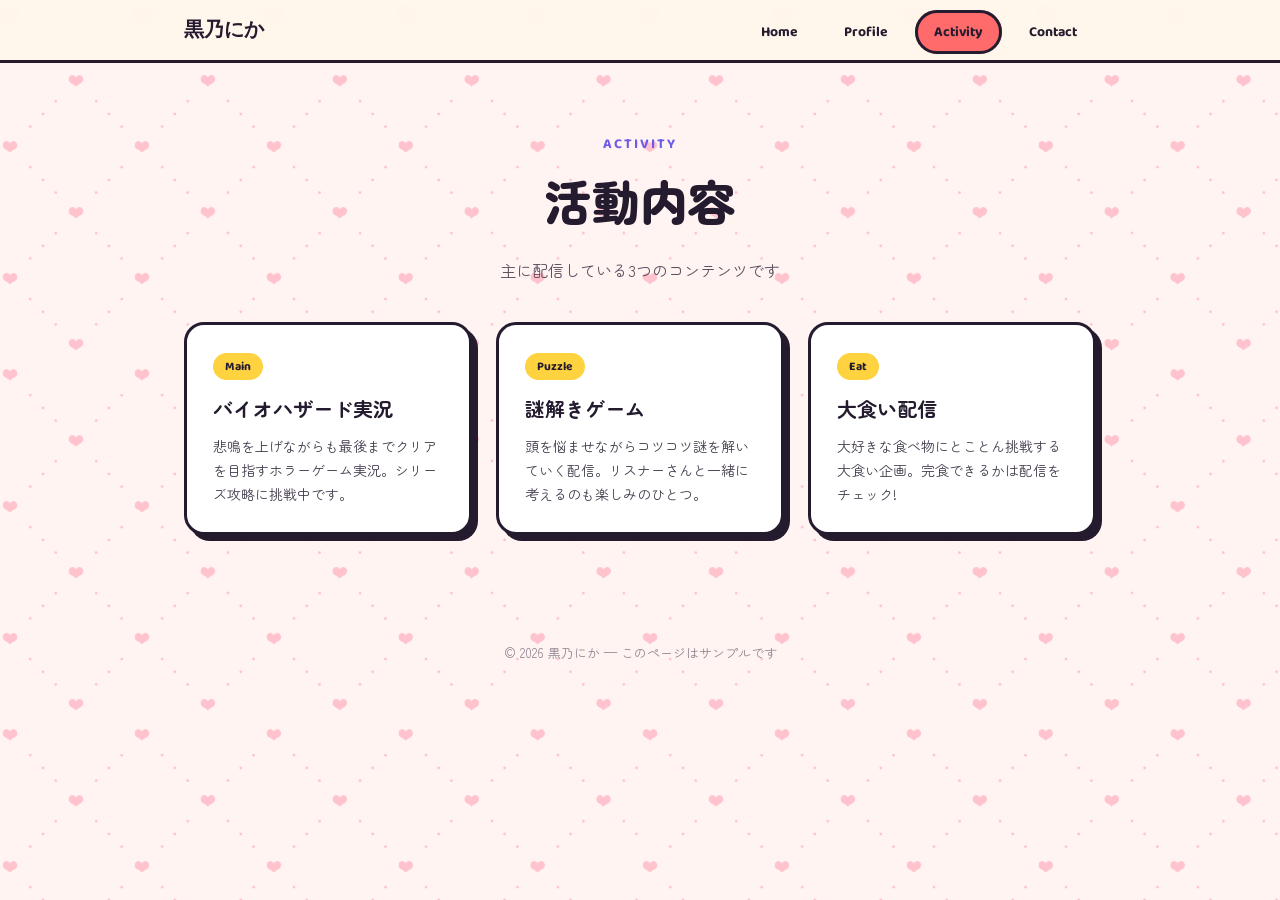
<file: activity.html>
<!DOCTYPE html>
<html lang="ja">
<head>
<meta charset="UTF-8">
<meta name="viewport" content="width=device-width, initial-scale=1.0">
<title>活動内容 | 黒乃にか</title>
<link rel="preconnect" href="https://fonts.googleapis.com">
<link href="https://fonts.googleapis.com/css2?family=Baloo+2:wght@500;700;800&family=Zen+Maru+Gothic:wght@400;500;700&display=swap" rel="stylesheet">
<link rel="stylesheet" href="style.css">
</head>
<body>

<div class="confetti"></div>

<nav class="navbar">
  <div class="wrap">
    <a class="nav-logo" href="index.html">黒乃にか</a>
    <ul class="nav-links">
      <li><a href="index.html">Home</a></li>
      <li><a href="profile.html">Profile</a></li>
      <li><a href="activity.html" class="active">Activity</a></li>
      <li><a href="contact.html">Contact</a></li>
    </ul>
  </div>
</nav>

<div class="wrap">

  <div class="page-header">
    <div class="eyebrow">Activity</div>
    <h1 class="section-title">活動内容</h1>
    <p>主に配信している3つのコンテンツです</p>
  </div>

  <section id="works" style="padding-top:20px;">
    <div class="works">
      <div class="work-card">
        <span class="work-tag">Main</span>
        <h3>バイオハザード実況</h3>
        <p>悲鳴を上げながらも最後までクリアを目指すホラーゲーム実況。シリーズ攻略に挑戦中です。</p>
      </div>
      <div class="work-card">
        <span class="work-tag">Puzzle</span>
        <h3>謎解きゲーム</h3>
        <p>頭を悩ませながらコツコツ謎を解いていく配信。リスナーさんと一緒に考えるのも楽しみのひとつ。</p>
      </div>
      <div class="work-card">
        <span class="work-tag">Eat</span>
        <h3>大食い配信</h3>
        <p>大好きな食べ物にとことん挑戦する大食い企画。完食できるかは配信をチェック!</p>
      </div>
    </div>
  </section>

</div>

<footer>© 2026 黒乃にか — このページはサンプルです</footer>

</body>
</html>
</file>
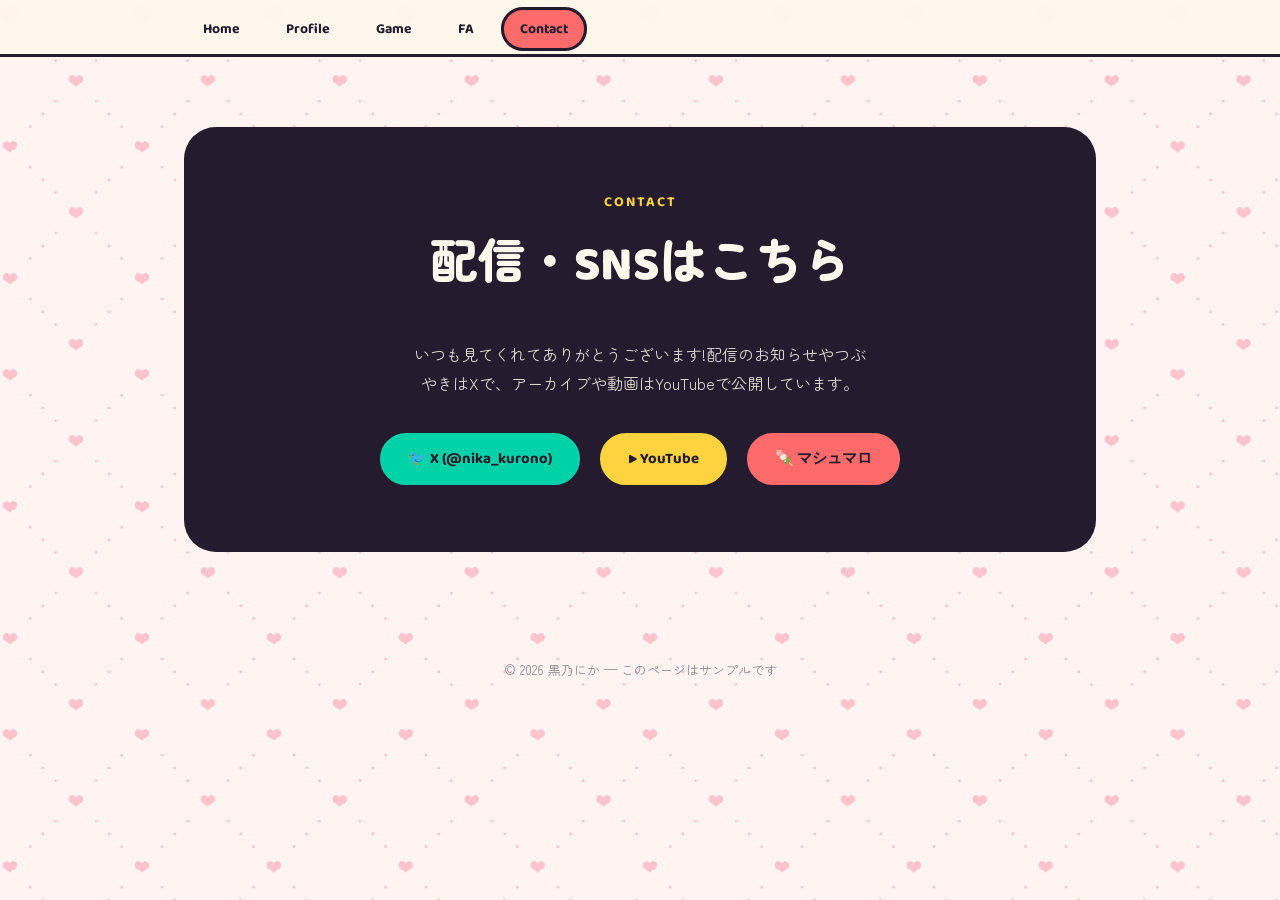
<file: contact.html>
<!DOCTYPE html>
<html lang="ja">
<head>
<meta charset="UTF-8">
<meta name="viewport" content="width=device-width, initial-scale=1.0">
<title>配信・SNS | 黒乃にか</title>
<link rel="preconnect" href="https://fonts.googleapis.com">
<link href="https://fonts.googleapis.com/css2?family=Baloo+2:wght@500;700;800&family=Zen+Maru+Gothic:wght@400;500;700&display=swap" rel="stylesheet">
<link rel="stylesheet" href="style.css">
</head>
<body>

<div class="confetti"></div>

<nav class="navbar">
  <div class="wrap">
    
    
    <ul class="nav-links">
      <li><a href="index.html">Home</a></li>
      <li><a href="profile.html">Profile</a></li>
      <li><a href="game.html">Game</a></li>
      <li><a href="fa.html">FA</a></li>
      <li><a href="contact.html" class="active">Contact</a></li>
    </ul>
  </div>
</nav>

<div class="wrap">

  <section id="contact" style="padding-top:70px;">
    <div class="contact">
      <div class="eyebrow" style="color:var(--sun)">Contact</div>
      <h2 class="section-title">配信・SNSはこちら</h2>
      <p>いつも見てくれてありがとうございます!配信のお知らせやつぶやきはXで、アーカイブや動画はYouTubeで公開しています。</p>
      <div class="links">
        <a class="link-btn alt" href="https://x.com/nika_kurono" target="_blank" rel="noopener">🐦 X (@nika_kurono)</a>
        <a class="link-btn alt2" href="https://www.youtube.com/@kurononika" target="_blank" rel="noopener">▶ YouTube</a>
        <a class="link-btn" href="https://marshmallow-qa.com/ns8a7zjwutv8o00?t=nb8gnB&utm_medium=url_text&utm_source=promotion" target="_blank" rel="noopener">🍡 マシュマロ</a>
      </div>
    </div>
  </section>

</div>

<footer>© 2026 黒乃にか — このページはサンプルです</footer>

</body>
</html>
</file>
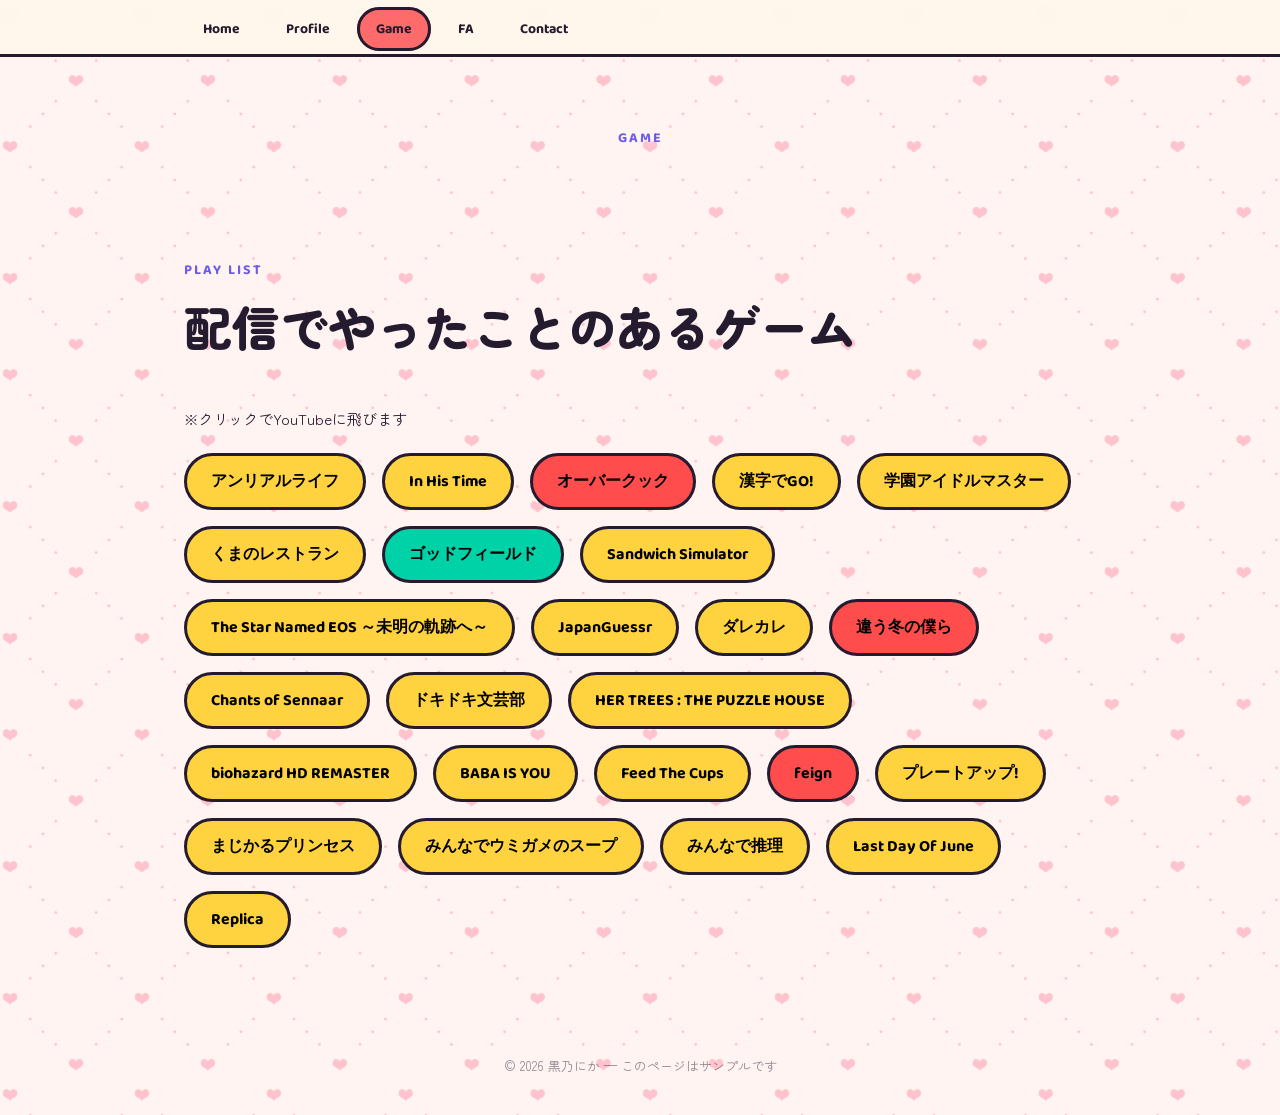
<file: game.html>
<!DOCTYPE html>
<html lang="ja">
<head>
<meta charset="UTF-8">
<meta name="viewport" content="width=device-width, initial-scale=1.0">
<title>ゲーム | 黒乃にか</title>
<link rel="preconnect" href="https://fonts.googleapis.com">
<link href="https://fonts.googleapis.com/css2?family=Baloo+2:wght@500;700;800&family=Zen+Maru+Gothic:wght@400;500;700&display=swap" rel="stylesheet">
<link rel="stylesheet" href="style.css">
</head>
<body>

<div class="confetti"></div>

<nav class="navbar">
  <div class="wrap">
    
    
    <ul class="nav-links">
      <li><a href="index.html">Home</a></li>
      <li><a href="profile.html">Profile</a></li>
      <li><a href="game.html" class="active">Game</a></li>
      <li><a href="fa.html">FA</a></li>
      <li><a href="contact.html">Contact</a></li>
    </ul>
  </div>
</nav>

<div class="wrap">

  <div class="page-header">
    <div class="eyebrow">Game</div>
  </div>

  <section id="game-list">
    <div class="eyebrow">Play List</div>
    <h2 class="section-title">配信でやったことのあるゲーム</h2>
    <p style="margin-bottom:24px; font-size:15px;">※クリックでYouTubeに飛びます</p>
    <div class="stickers" style="justify-content:flex-start;">
      <a class="sticker" style="background:var(--sun); color:#000000;" href="https://www.youtube.com/watch?v=5lkua7t-Hgg&list=PLO85imLTAsizc88jKYckGpLahsKwhJXEl" target="_blank" rel="noopener">アンリアルライフ</a>
      <a class="sticker" style="background:var(--sun); color:#000000;" href="https://www.youtube.com/watch?v=rWU3NsXMSpQ&list=PLQ_SPmy8cxFc" target="_blank" rel="noopener">In His Time</a>
      <a class="sticker" style="background:#FF4D4D; color:#000000;" href="https://www.youtube.com/watch?v=SFFIa43be_I&list=PLNPgAlsMaDdk" target="_blank" rel="noopener">オーバークック</a>
      <a class="sticker" style="background:var(--sun); color:#000000;" href="https://www.youtube.com/watch?v=DrF9JNq7G9U&list=PLVa9crH4uFco" target="_blank" rel="noopener">漢字でGO!</a>
      <a class="sticker" style="background:var(--sun); color:#000000;" href="https://www.youtube.com/watch?v=o-wIMvT79EQ&list=PLeo5BzTVFhL4" target="_blank" rel="noopener">学園アイドルマスター</a>
      <a class="sticker" style="background:var(--sun); color:#000000;" href="https://www.youtube.com/watch?v=U7wCFuaNBso&list=PLHdeg81i07NY" target="_blank" rel="noopener">くまのレストラン</a>
      <a class="sticker" style="background:var(--mint); color:#000000;" href="https://www.youtube.com/watch?v=sGd45-lVHaw&t=1s" target="_blank" rel="noopener">ゴッドフィールド</a>
      <a class="sticker" style="background:var(--sun); color:#000000;" href="https://www.youtube.com/watch?v=mZ3iujmcI1s" target="_blank" rel="noopener">Sandwich Simulator</a>
      <a class="sticker" style="background:var(--sun); color:#000000;" href="https://www.youtube.com/watch?v=YPcXCio9iTo&t=1s" target="_blank" rel="noopener">The Star Named EOS ～未明の軌跡へ～</a>
      <a class="sticker" style="background:var(--sun); color:#000000;" href="https://www.youtube.com/watch?v=NOpBVLXYuXg&list=PLVeM8Je0ERks" target="_blank" rel="noopener">JapanGuessr</a>
      <a class="sticker" style="background:var(--sun); color:#000000;" href="https://www.youtube.com/watch?v=lRDgfAZc73M" target="_blank" rel="noopener">ダレカレ</a>
      <a class="sticker" style="background:#FF4D4D; color:#000000;" href="https://www.youtube.com/watch?v=cC7y8EvDb_0" target="_blank" rel="noopener">違う冬の僕ら</a>
      <a class="sticker" style="background:var(--sun); color:#000000;" href="https://www.youtube.com/watch?v=KEcIo7LWjOg&list=PLO85imLTAsiwyBRFnKYeyLVr9WmWXqTOu" target="_blank" rel="noopener">Chants of Sennaar</a>
      <a class="sticker" style="background:var(--sun); color:#000000;" href="https://www.youtube.com/watch?v=RUdCPcx-4Sc&list=PLCsd1amFMcM0" target="_blank" rel="noopener">ドキドキ文芸部</a>
      <a class="sticker" style="background:var(--sun); color:#000000;" href="https://www.youtube.com/watch?v=ee8kgji41wc" target="_blank" rel="noopener">HER TREES : THE PUZZLE HOUSE</a>
      <a class="sticker" style="background:var(--sun); color:#000000;" href="https://www.youtube.com/watch?v=p--sg7GaMzo&list=PLO85imLTAsixZvoqPrWGhAVfQ-1gsZMVK" target="_blank" rel="noopener">biohazard HD REMASTER</a>
      <a class="sticker" style="background:var(--sun); color:#000000;" href="https://www.youtube.com/watch?v=cTrFLJGcWV0&list=PLV4Px7j0GD-I" target="_blank" rel="noopener">BABA IS YOU</a>
      <a class="sticker" style="background:var(--sun); color:#000000;" href="https://www.youtube.com/watch?v=VIu-gpt9QqM&t=5s" target="_blank" rel="noopener">Feed The Cups</a>
      <a class="sticker" style="background:#FF4D4D; color:#000000;" href="https://www.youtube.com/watch?v=_KLicyFpp6o&t=10464s" target="_blank" rel="noopener">feign</a>
      <a class="sticker" style="background:var(--sun); color:#000000;" href="https://www.youtube.com/watch?v=kWUBxvG1Ohs&t=5823s" target="_blank" rel="noopener">プレートアップ!</a>
      <a class="sticker" style="background:var(--sun); color:#000000;" href="https://www.youtube.com/watch?v=Ae3gJaM3Wvk&list=PLQ_22j-54-NE" target="_blank" rel="noopener">まじかるプリンセス</a>
      <a class="sticker" style="background:var(--sun); color:#000000;" href="https://www.youtube.com/watch?v=lzDeK1Q1LDE&list=PLQ0q0Tm8OEqo" target="_blank" rel="noopener">みんなでウミガメのスープ</a>
      <a class="sticker" style="background:var(--sun); color:#000000;" href="https://www.youtube.com/watch?v=S3Z3BFe8H14&t=3s" target="_blank" rel="noopener">みんなで推理</a>
      <a class="sticker" style="background:var(--sun); color:#000000;" href="https://www.youtube.com/watch?v=5MvxX_1v6fI" target="_blank" rel="noopener">Last Day Of June</a>
      <a class="sticker" style="background:var(--sun); color:#000000;" href="https://www.youtube.com/watch?v=gvncjOAOHqg&list=PLN8mU86TiCUs" target="_blank" rel="noopener">Replica</a>
    </div>
  </section>

</div>

<footer>© 2026 黒乃にか — このページはサンプルです</footer>

</body>
</html>
</file>
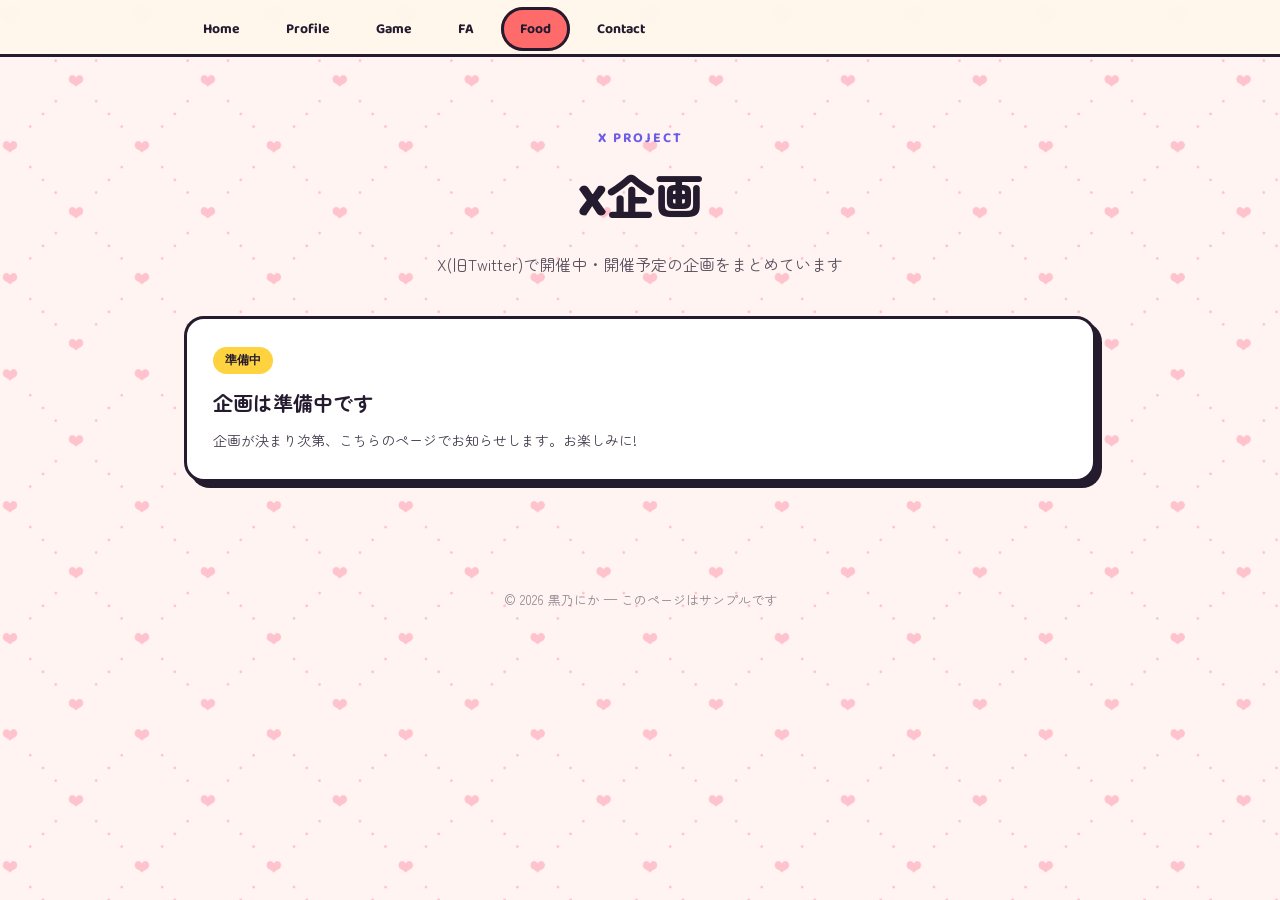
<file: xkikaku.html>
<!DOCTYPE html>
<html lang="ja">
<head>
<meta charset="UTF-8">
<meta name="viewport" content="width=device-width, initial-scale=1.0">
<title>X企画 | 黒乃にか</title>
<link rel="preconnect" href="https://fonts.googleapis.com">
<link href="https://fonts.googleapis.com/css2?family=Baloo+2:wght@500;700;800&family=Zen+Maru+Gothic:wght@400;500;700&display=swap" rel="stylesheet">
<link rel="stylesheet" href="style.css">
</head>
<body>

<div class="confetti"></div>

<nav class="navbar">
  <div class="wrap">
    
    
    <ul class="nav-links">
      <li><a href="index.html">Home</a></li>
      <li><a href="profile.html">Profile</a></li>
      <li><a href="game.html">Game</a></li>
      <li><a href="fa.html">FA</a></li>
      <li><a href="xkikaku.html" class="active">Food</a></li>
      <li><a href="contact.html">Contact</a></li>
    </ul>
  </div>
</nav>

<div class="wrap">

  <div class="page-header">
    <div class="eyebrow">X Project</div>
    <h1 class="section-title">X企画</h1>
    <p>X(旧Twitter)で開催中・開催予定の企画をまとめています</p>
  </div>

  <section id="xkikaku" style="padding-top:20px;">
    <div class="works">
      <div class="work-card">
        <span class="work-tag">準備中</span>
        <h3>企画は準備中です</h3>
        <p>企画が決まり次第、こちらのページでお知らせします。お楽しみに!</p>
      </div>
    </div>
  </section>

</div>

<footer>© 2026 黒乃にか — このページはサンプルです</footer>

</body>
</html>
</file>
<file: style.css>
:root{
  --sun: #FFD23F;
  --coral: #FF6B6B;
  --grape: #6C5CE7;
  --mint: #00D2A8;
  --ink: #241B2F;
  --paper: #FFF8EC;
}
*{box-sizing:border-box; margin:0; padding:0;}
html{scroll-behavior:smooth;}
body{
  background:var(--paper) url('bg-hearts.png') repeat;
  background-size:640px auto;
  color:var(--ink);
  font-family:'Zen Maru Gothic', sans-serif;
  overflow-x:hidden;
}
h1,h2,h3,.display{
  font-family:'Baloo 2', 'Zen Maru Gothic', sans-serif;
}
a{color:inherit;}

/* ---- background confetti dots ---- */
.confetti{
  display:none;
}

.wrap{position:relative; z-index:1; max-width:960px; margin:0 auto; padding:0 24px;}

/* ---- nav ---- */
.navbar{
  position:sticky; top:0; z-index:10;
  background:rgba(255,248,236,0.9);
  backdrop-filter:blur(6px);
  border-bottom:3px solid var(--ink);
}
.navbar .wrap{
  display:flex; align-items:center; justify-content:space-between;
  padding-top:14px; padding-bottom:14px;
}
.nav-logo{
  font-family:'Baloo 2'; font-weight:800; font-size:20px;
  text-decoration:none; color:var(--ink);
}
.nav-links{
  display:flex; gap:8px; list-style:none; flex-wrap:wrap;
}
.nav-links a{
  font-family:'Baloo 2'; font-weight:700; font-size:14px;
  text-decoration:none; padding:8px 16px; border-radius:999px;
  border:3px solid transparent;
  transition:border-color .15s ease, background .15s ease;
}
.nav-links a:hover{border-color:var(--ink); background:#fff;}
.nav-links a.active{
  background:var(--coral); border-color:var(--ink);
}

/* ---- header / hero ---- */
header.hero{
  min-height:78vh;
  display:flex; flex-direction:column; align-items:center; justify-content:center;
  text-align:center;
  position:relative;
  padding:60px 0;
}
header.hero .wrap{
  display:flex; flex-direction:column; align-items:center; text-align:center;
}
.badge{
  display:inline-block;
  background:var(--ink); color:var(--paper);
  font-family:'Baloo 2';
  font-size:14px; font-weight:700;
  padding:8px 18px; border-radius:999px;
  transform:rotate(-4deg);
  margin-bottom:28px;
  box-shadow:4px 4px 0 var(--coral);
}
.hero-name{
  font-size:clamp(52px, 12vw, 118px);
  font-weight:800;
  line-height:0.95;
  letter-spacing:-2px;
}
.hero-name .accent{
  color:var(--coral);
  -webkit-text-stroke: 2px var(--ink);
}
.hero-logo{
  width:min(680px, 88vw);
  height:auto;
  filter:drop-shadow(6px 6px 0 rgba(0,0,0,0.08));
}
.hero-tagline{
  margin-top:22px;
  font-size:clamp(16px, 2.4vw, 22px);
  font-weight:500;
  max-width:520px;
}
.hero-tagline-lg{
  font-size:clamp(22px, 3.6vw, 32px);
  max-width:640px;
}
.handwrite{
  font-family:'Mochiy Pop One', 'Zen Maru Gothic', sans-serif;
  color:#FF70B5;
  font-size:1.15em;
  -webkit-text-stroke:3.5px #000000;
  paint-order:stroke fill;
}
.hero-cta{
  margin-top:36px;
  display:flex; gap:14px; flex-wrap:wrap; justify-content:center;
}

section{padding:80px 0;}
.eyebrow{
  font-family:'Baloo 2'; font-weight:700; font-size:14px;
  color:var(--grape); letter-spacing:2px; text-transform:uppercase;
  margin-bottom:10px;
}
.section-title{font-size:clamp(32px,5vw,48px); font-weight:800; margin-bottom:36px;}

/* ---- page header (for sub pages) ---- */
.page-header{
  padding:70px 0 20px;
  text-align:center;
}
.page-header .eyebrow{justify-content:center; display:flex;}
.page-header .section-title{margin-bottom:12px;}
.page-header p{opacity:.75; font-size:16px;}

/* ---- about ---- */
.about-grid{
  display:grid; grid-template-columns: 1.1fr 0.9fr; gap:48px; align-items:center;
}
.about-text p{font-size:19px; line-height:1.95; margin-bottom:18px;}
.avatar-card{
  background:#FFFFFF;
  border-radius:28px; aspect-ratio:1/1;
  display:flex; align-items:center; justify-content:center;
  overflow:hidden;
  transform:rotate(3deg);
  box-shadow:10px 10px 0 var(--coral);
  border:3px solid var(--ink);
}
.avatar-card img{
  width:100%; height:100%; object-fit:contain; object-position:center;
  transform:scale(1.25);
}

/* ---- interests sticker row ---- */
.stickers{
  display:flex; flex-wrap:wrap; gap:16px; justify-content:center;
}
.sticker{
  font-family:'Baloo 2'; font-weight:700; font-size:16px;
  padding:13px 24px; border-radius:999px; border:3px solid var(--ink);
  background:var(--paper);
  display:inline-block; text-decoration:none;
  transition:transform .15s ease, box-shadow .15s ease;
}
.sticker:hover{
  transform:translateY(-4px) scale(1.05) !important;
  box-shadow:4px 6px 0 rgba(0,0,0,0.18);
  cursor:pointer;
}
a.sticker:hover{
  filter:brightness(1.05);
}
.sticker:nth-child(4n+1){background:var(--sun); transform:rotate(-3deg);}
.sticker:nth-child(4n+2){background:var(--coral); color:var(--paper); transform:rotate(2deg);}
.sticker:nth-child(4n+3){background:var(--mint); transform:rotate(-2deg);}
.sticker:nth-child(4n+4){background:var(--grape); color:var(--paper); transform:rotate(3deg);}
#game-list .sticker{transform:none;}
#game-list .sticker:hover{transform:translateY(-4px) scale(1.05) !important;}
#about .sticker,
#likes .sticker,
#tags .sticker{transform:none !important;}
#about .sticker:hover,
#likes .sticker:hover,
#tags .sticker:hover{transform:none !important; box-shadow:none !important; filter:none !important;}

/* ---- works ---- */
.works{display:grid; grid-template-columns:repeat(auto-fit, minmax(240px,1fr)); gap:24px;}
.work-card{
  background:#fff; border:3px solid var(--ink); border-radius:20px; padding:26px;
  transition:transform .18s ease, box-shadow .18s ease;
  box-shadow:6px 6px 0 var(--ink);
}
.work-card:hover{transform:translate(-4px,-4px); box-shadow:10px 10px 0 var(--ink);}
.work-tag{
  display:inline-block; font-size:12px; font-weight:700; font-family:'Baloo 2';
  background:var(--sun); padding:4px 12px; border-radius:999px; margin-bottom:14px;
}
.work-card h3{font-size:20px; margin-bottom:8px;}
.work-card p{font-size:14px; line-height:1.7; opacity:.85;}

/* ---- contact ---- */
.contact{
  background:var(--ink); color:var(--paper); border-radius:32px;
  padding:64px 40px; text-align:center;
}
.contact .section-title{color:var(--paper);}
.contact p{max-width:460px; margin:0 auto 32px; opacity:.85; line-height:1.8;}
.links{display:flex; gap:14px; justify-content:center; flex-wrap:wrap;}
.link-btn{
  font-family:'Baloo 2'; font-weight:700; font-size:15px;
  background:var(--coral); color:var(--ink);
  padding:14px 28px; border-radius:999px; text-decoration:none;
  display:inline-block; border:3px solid var(--ink);
  transition:transform .15s ease;
}
.link-btn:hover{transform:translateY(-3px);}
.link-btn.alt{background:var(--mint);}
.link-btn.alt2{background:var(--sun);}
.link-btn.fa-color{background:#FF9F45;}
.link-btn.food-color{background:#4FA8FF; color:#000000; border-color:#000000;}
.link-btn.ghost{
  background:transparent; color:var(--ink); border:3px solid var(--ink);
}

.counter-box{
  display:flex; justify-content:center; align-items:center;
  padding:20px 0;
}
.counter-box span{
  display:inline-block;
  border:3px solid var(--ink);
  border-radius:12px;
  background:#fff;
  padding:8px 12px;
  box-shadow:4px 4px 0 var(--sun);
  line-height:0;
}

footer{
  text-align:center; padding:28px 0 40px; font-size:13px; opacity:.5;
}

@media(max-width:720px){
  .about-grid{grid-template-columns:1fr;}
  .avatar-card{max-width:280px; margin:0 auto;}
  .navbar .wrap{flex-direction:column; gap:10px; padding-top:12px;}
}
</file>
